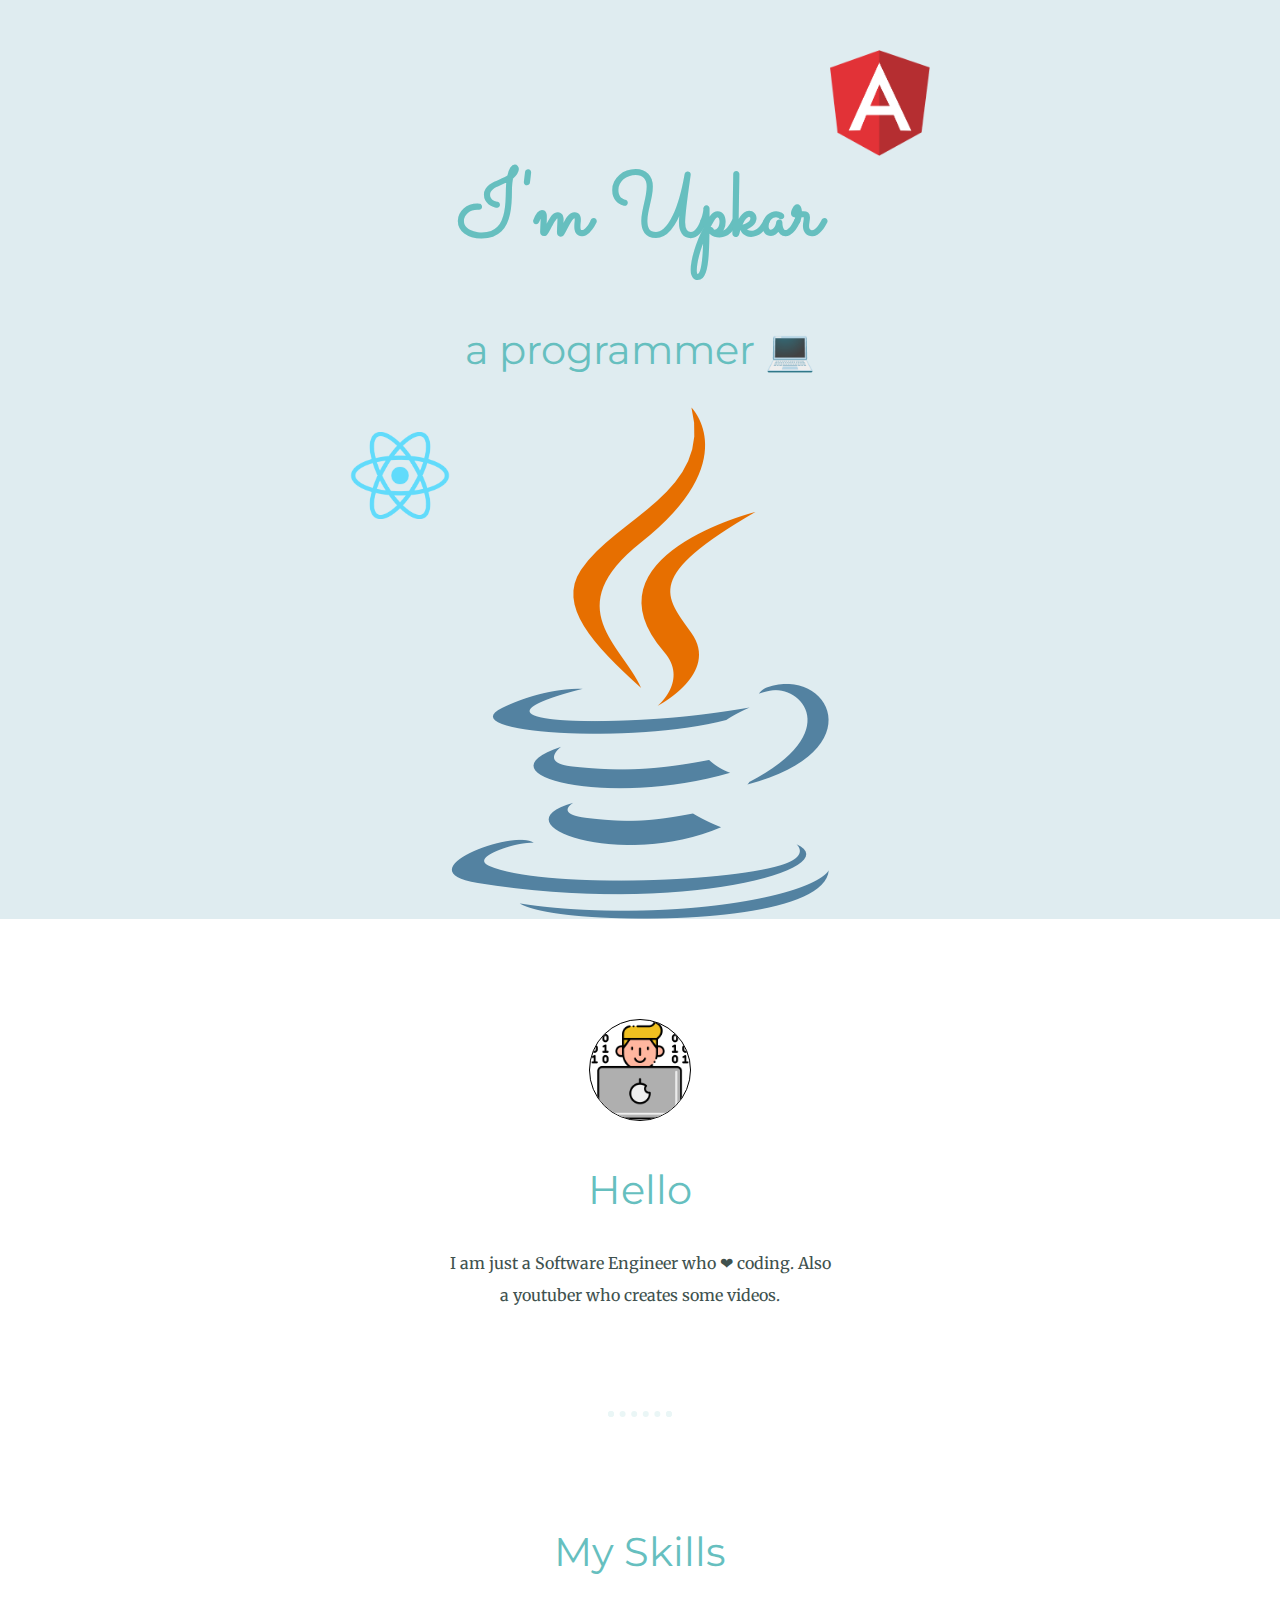
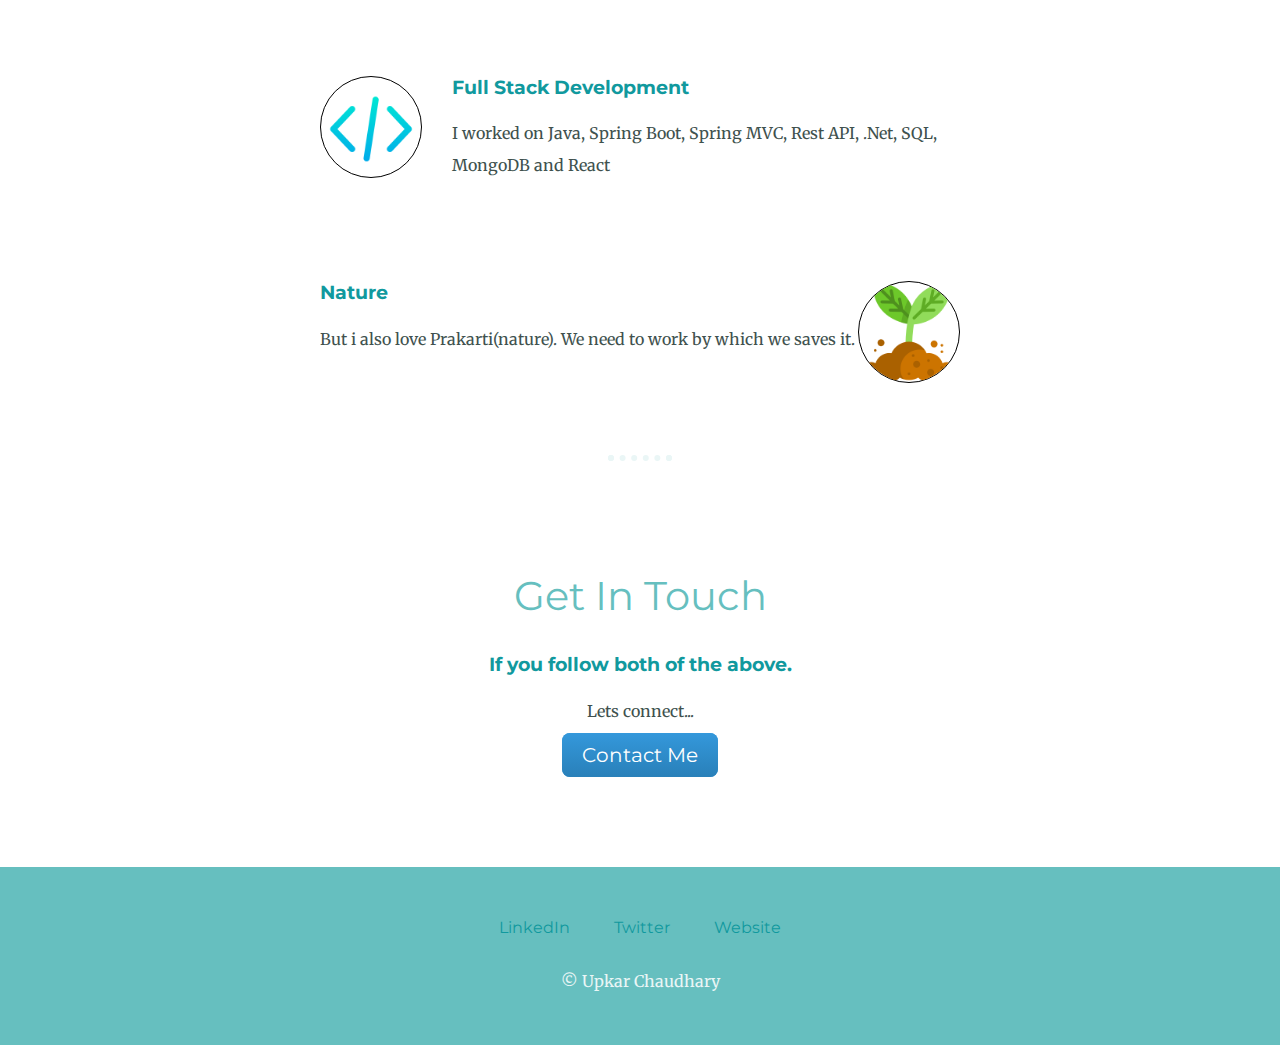
<file: index.html>
<html>
  <head>
    <title>Upkar Chaudhary</title>
    <link rel="stylesheet" href="css/style.css" />
    <link rel="icon" href="favicon.ico" />
    <link rel="preconnect" href="https://fonts.googleapis.com" />
    <link rel="preconnect" href="https://fonts.gstatic.com" crossorigin />
    <link
      href="https://fonts.googleapis.com/css2?family=Merriweather&family=Montserrat&family=Sacramento&display=swap"
      rel="stylesheet"
    />
  </head>
  <body>
    <div class="top-container">
      <img class="angular" src="/images/angular.png" width="100px" />
      <h1>I'm Upkar</h1>
      <h2>a <span>programmer 💻</span></h2>

      <img class="react" src="/images/React-icon.svg.png" width="100px" />
      <img class="" src="/images/java3.png" />
    </div>
    <div class="middle-container">
      <div class="profile">
        <img
          class="circular profile-customSize"
          src="/images/programmer.png"
          alt=""
        />
        <h2>Hello</h2>
        <p class="intro">
          I am just a Software Engineer who ❤ coding. Also a youtuber who
          creates some videos.
        </p>
      </div>
      <hr />
      <div class="skills">
        <h2>My Skills</h2>
        <div class="skill-row">
          <img
            class="circular profile-customSize skill-img1"
            src="/images/coding.png"
            alt=""
          />
          <h3>Full Stack Development</h3>
          <p>
            I worked on Java, Spring Boot, Spring MVC, Rest API, .Net, SQL,
            MongoDB and React
          </p>
        </div>
        <div class="skill-row">
          <img
            class="circular profile-customSize skill-img2"
            src="/images/sprout.png"
            alt=""
          />
          <h3>Nature</h3>
          <p>
            But i also love Prakarti(nature). We need to work by which we saves
            it.
          </p>
        </div>
      </div>
      <hr />
      <div class="contact-me">
        <h2>Get In Touch</h2>
        <h3>If you follow both of the above.</h3>
        <p>Lets connect...</p>
        <a class="btn" href="mailto:name@email.com">Contact Me</a>
      </div>
    </div>

    <div class="bottom-container">
      <a class="footer-link" href="https://www.linkedin.com/">LinkedIn</a>
      <a class="footer-link" href="https://twitter.com/">Twitter</a>
      <a class="footer-link" href="https://www.appbrewery.co/">Website</a>
      <p class="copyright">© Upkar Chaudhary</p>
    </div>
  </body>
</html>
</file>
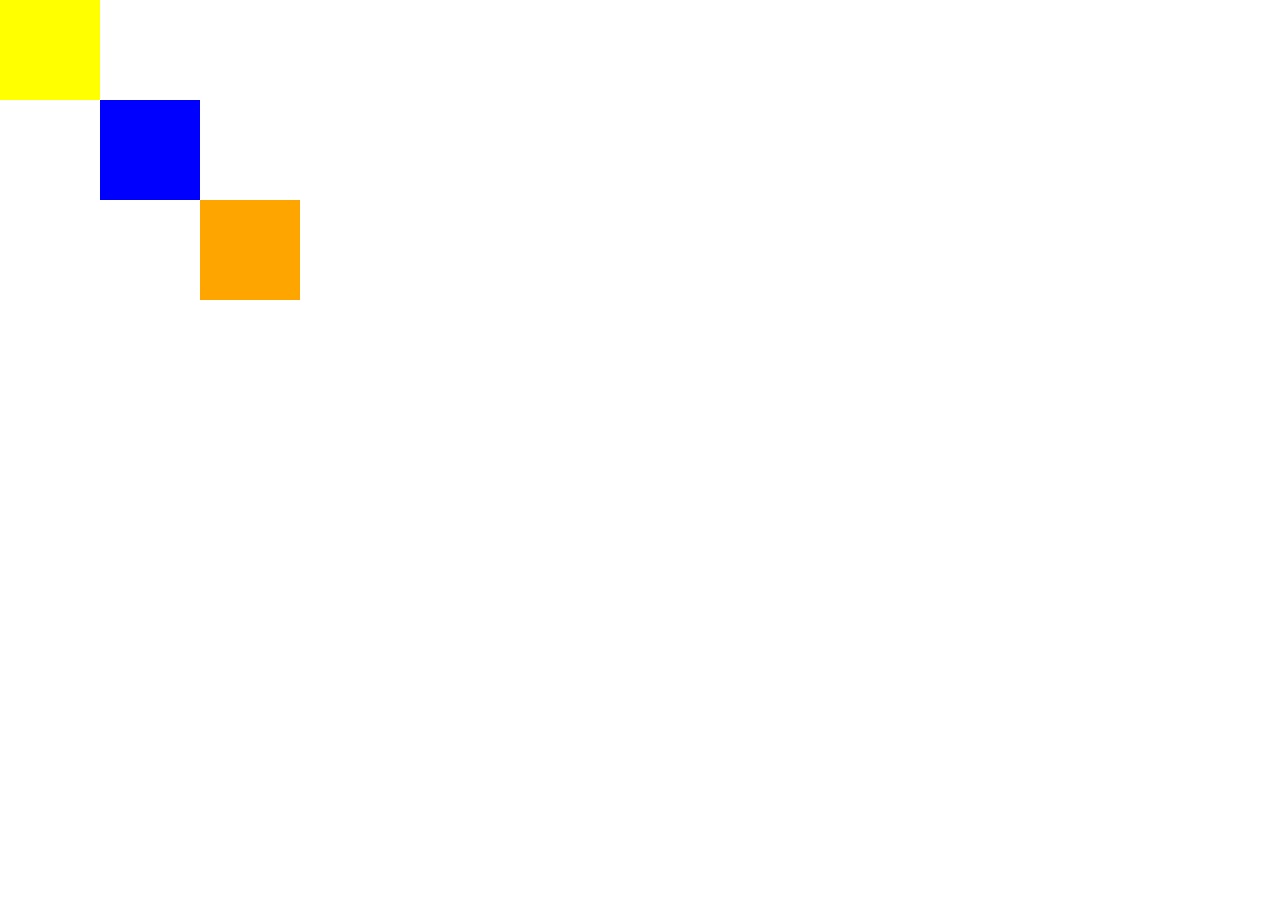
<file: test.html>
<html>
  <head>
    <title>test page</title>
    <link rel="stylesheet" href="css/style.css" />
  </head>
  <body>
    <div class="orange"></div>
    <div class="blue"></div>
    <div class="yellow"></div>
  </body>
</html>
</file>
<file: css/style.css>
body {
  color: #40514e;
  margin: 0;
  text-align: center;
  font-family: "Merriweather", serif;
}
.top-container {
  background-color: #dfecf0;
  position: relative;
  padding-top: 100px;
}
.middle-container {
  margin: 100px 0;
}
.bottom-container {
  background-color: #66bfbf;
  padding: 50px 0 20px;
}
.intro {
  width: 30%;
  margin: auto;
}
h1 {
  margin: 50px auto 0 auto;
  font-family: "Sacramento", cursive;
  font-size: 5.625rem;
  color: #66bfbf;
  /* line-height: 2; */
}
h2 {
  font-family: "Montserrat", sans-serif;
  font-size: 2.5rem;
  color: #66bfbf;
  font-weight: normal;
  padding-top: 10px;
}
h3 {
  font-family: "Montserrat", sans-serif;
  color: #11999e;
}
.h3-desc {
  display: inline-block;
  margin-bottom: 1000px;
}
p {
  line-height: 2;
}
.pos-abs {
  position: absolute;
}
hr {
  border: dotted #eaf6f6 6px;
  border-bottom: none;
  width: 4%;
  margin: 100px auto;
}
.contact-me {
  width: 40%;
  margin: 40px auto 60px;
}
.img-wd {
  position: relative;
  display: inline-block;
  bottom: 90px;
  left: 500px;
}
.box1 {
  background-color: chocolate;
  width: 100px;
  height: 100px;
  position: relative;
  left: 200px;
}
.box2 {
  background-color: blueviolet;
  width: 100px;
  height: 100px;
  position: relative;
  bottom: 100px;
  left: 100px;
}
.box3 {
  background-color: deepskyblue;
  width: 100px;
  height: 100px;
  position: relative;
  bottom: 200px;
}
.orange {
  width: 100px;
  height: 100px;
  background-color: orange;
  position: absolute;
  top: 200px;
  left: 200px;
}
.blue {
  width: 100px;
  height: 100px;
  background-color: blue;
  position: absolute;
  top: 100px;
  left: 100px;
}
.yellow {
  width: 100px;
  height: 100px;
  background-color: yellow;
  position: absolute;
  left: 0px;
  top: 0px;
}
.angular {
  position: absolute;
  right: 350px;
  top: 50px;
}
.react {
  position: absolute;
  left: 350px;
  bottom: 400px;
}
.circular {
  border-radius: 50%;
  border-style: solid;
  border-width: 1px;
  border-color: black;
}
.profile-customSize {
  width: 100px;
  height: 100px;
}
a {
  color: #11999e;
  font-family: "Montserrat", sans-serif;
  margin: 10px 20px;
  text-decoration: none;
}
a:hover {
  color: #eaf6f6;
}
.copyright {
  color: #eaf6f6;
  padding: 0.75rem;
}
.skill-row {
  width: 50%;
  margin: 100px auto 100px auto;
  text-align: left;
}
.skill-img1 {
  float: left;
  margin-right: 30px;
}
.skill-img2 {
  float: right;
  margin-left: 0px;
}
.btn {
  background: #3498db;
  background-image: -webkit-linear-gradient(top, #3498db, #2980b9);
  background-image: -moz-linear-gradient(top, #3498db, #2980b9);
  background-image: -ms-linear-gradient(top, #3498db, #2980b9);
  background-image: -o-linear-gradient(top, #3498db, #2980b9);
  background-image: linear-gradient(to bottom, #3498db, #2980b9);
  -webkit-border-radius: 28;
  -moz-border-radius: 28;
  border-radius: 8px;
  font-family: Montserrat;
  color: #ffffff;
  font-size: 20px;
  padding: 10px 20px 10px 20px;
  margin: 20px auto 20px auto;
  text-decoration: none;
}

.btn:hover {
  background: #30e3cb;
  background-image: -webkit-linear-gradient(top, #30e3cb, #2bc4ad);
  background-image: -moz-linear-gradient(top, #30e3cb, #2bc4ad);
  background-image: -ms-linear-gradient(top, #30e3cb, #2bc4ad);
  background-image: -o-linear-gradient(top, #30e3cb, #2bc4ad);
  background-image: linear-gradient(to bottom, #30e3cb, #2bc4ad);
  text-decoration: none;
}
</file>
